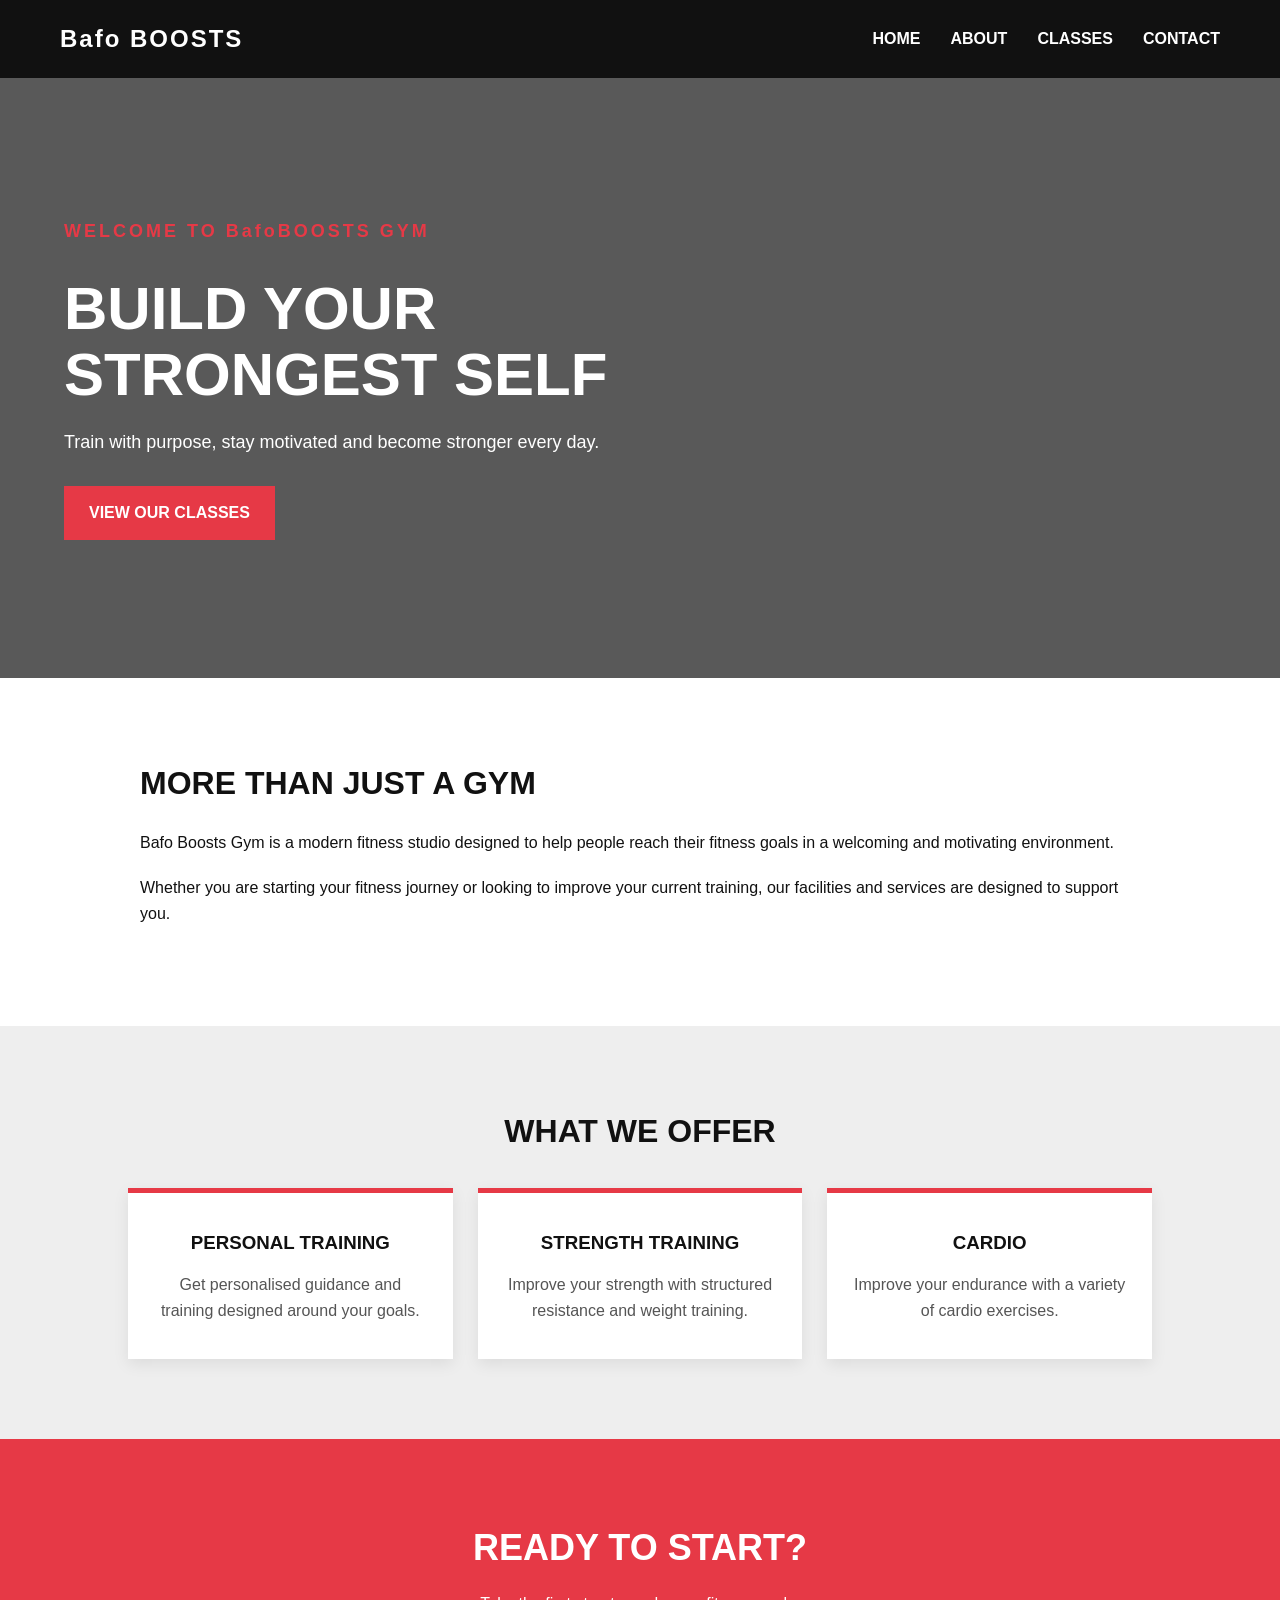
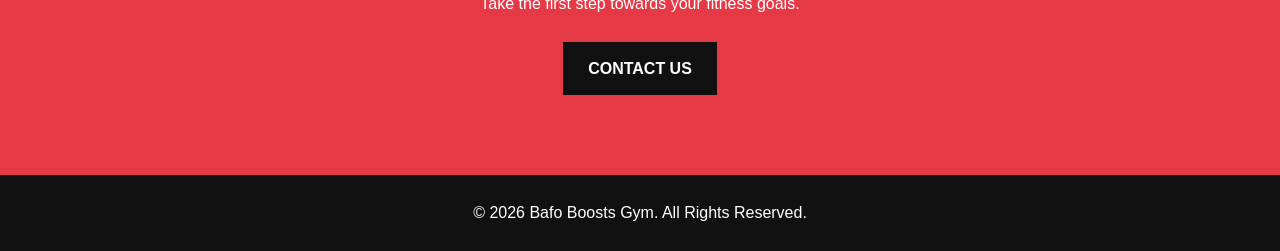
<file: Index.html>
<!DOCTYPE html>
<html lang="en">
<head>
    <meta charset="UTF-8">
    <meta name="viewport" content="width=device-width, initial-scale=1.0">
    <title>BafoBOOSTS Gym | Home</title>

    <link rel="stylesheet" href="style.css">
</head>

<body>

    <!-- Navigation -->
    <header>
        <nav class="navbar">
            <div class="logo">Bafo BOOSTS</div>

            <ul class="nav-links">
                <li><a href="index.html">Home</a></li>
                <li><a href="about.html">About</a></li>
                <li><a href="classes.html">Classes</a></li>
                <li><a href="contact.html">Contact</a></li>
            </ul>
        </nav>
    </header>

    <!-- Hero Section -->
    <main>

        <section class="hero">
            <div class="hero-content">
                <p class="small-title">WELCOME TO BafoBOOSTS GYM</p>

                <h1>BUILD YOUR<br>STRONGEST SELF</h1>

                <p>
                    Train with purpose, stay motivated and become
                    stronger every day.
                </p>

                <a href="classes.html" class="button">VIEW OUR CLASSES</a>
            </div>
        </section>

        <!-- Introduction -->
        <section class="section">
            <div class="content">
                <h2>MORE THAN JUST A GYM</h2>

                <p>
                    Bafo Boosts Gym is a modern fitness studio designed
                    to help people reach their fitness goals in a
                    welcoming and motivating environment.
                </p>

                <p>
                    Whether you are starting your fitness journey or
                    looking to improve your current training, our
                    facilities and services are designed to support you.
                </p>
            </div>
        </section>

        <!-- Services -->
        <section class="services">
            <h2>WHAT WE OFFER</h2>

            <div class="cards">

                <div class="card">
                    <h3>PERSONAL TRAINING</h3>
                    <p>
                        Get personalised guidance and training
                        designed around your goals.
                    </p>
                </div>

                <div class="card">
                    <h3>STRENGTH TRAINING</h3>
                    <p>
                        Improve your strength with structured
                        resistance and weight training.
                    </p>
                </div>

                <div class="card">
                    <h3>CARDIO</h3>
                    <p>
                        Improve your endurance with a variety
                        of cardio exercises.
                    </p>
                </div>

            </div>
        </section>

        <!-- Call to Action -->
        <section class="cta">
            <h2>READY TO START?</h2>

            <p>
                Take the first step towards your fitness goals.
            </p>

            <a href="contact.html" class="button">CONTACT US</a>
        </section>

    </main>

    <!-- Footer -->
    <footer>
        <p>&copy; 2026 Bafo Boosts Gym. All Rights Reserved.</p>
    </footer>

</body>
</html>
</file>
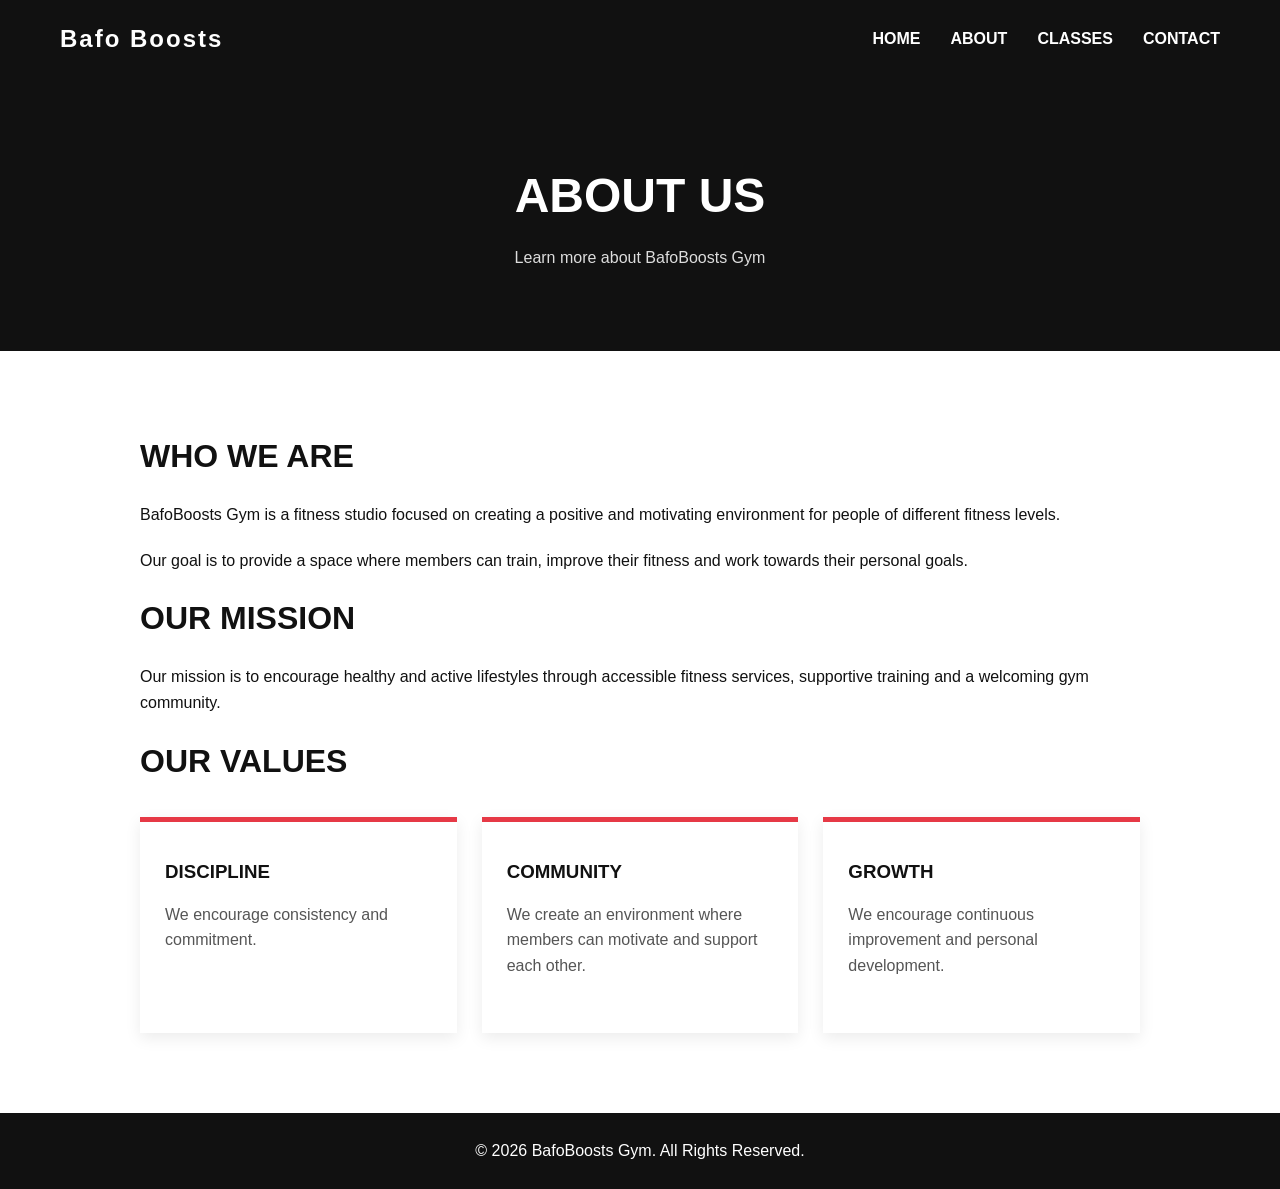
<file: about.html>
<!DOCTYPE html>
<html lang="en">
<head>
    <meta charset="UTF-8">
    <meta name="viewport" content="width=device-width, initial-scale=1.0">
    <title>BafoBoosts Gym | About</title>

    <link rel="stylesheet" href="style.css">
</head>

<body>

    <header>
        <nav class="navbar">
            <div class="logo">Bafo Boosts</div>

            <ul class="nav-links">
                <li><a href="index.html">Home</a></li>
                <li><a href="about.html">About</a></li>
                <li><a href="classes.html">Classes</a></li>
                <li><a href="contact.html">Contact</a></li>
            </ul>
        </nav>
    </header>

    <main>

        <section class="page-header">
            <h1>ABOUT US</h1>
            <p>Learn more about BafoBoosts Gym</p>
        </section>

        <section class="section">
            <div class="content">

                <h2>WHO WE ARE</h2>

                <p>
                    BafoBoosts Gym is a fitness studio focused on
                    creating a positive and motivating environment
                    for people of different fitness levels.
                </p>

                <p>
                    Our goal is to provide a space where members can
                    train, improve their fitness and work towards
                    their personal goals.
                </p>

                <h2>OUR MISSION</h2>

                <p>
                    Our mission is to encourage healthy and active
                    lifestyles through accessible fitness services,
                    supportive training and a welcoming gym community.
                </p>

                <h2>OUR VALUES</h2>

                <div class="cards">

                    <div class="card">
                        <h3>DISCIPLINE</h3>
                        <p>
                            We encourage consistency and commitment.
                        </p>
                    </div>

                    <div class="card">
                        <h3>COMMUNITY</h3>
                        <p>
                            We create an environment where members
                            can motivate and support each other.
                        </p>
                    </div>

                    <div class="card">
                        <h3>GROWTH</h3>
                        <p>
                            We encourage continuous improvement
                            and personal development.
                        </p>
                    </div>

                </div>

            </div>
        </section>

    </main>

    <footer>
        <p>&copy; 2026 BafoBoosts Gym. All Rights Reserved.</p>
    </footer>

</body>
</html>
</file>
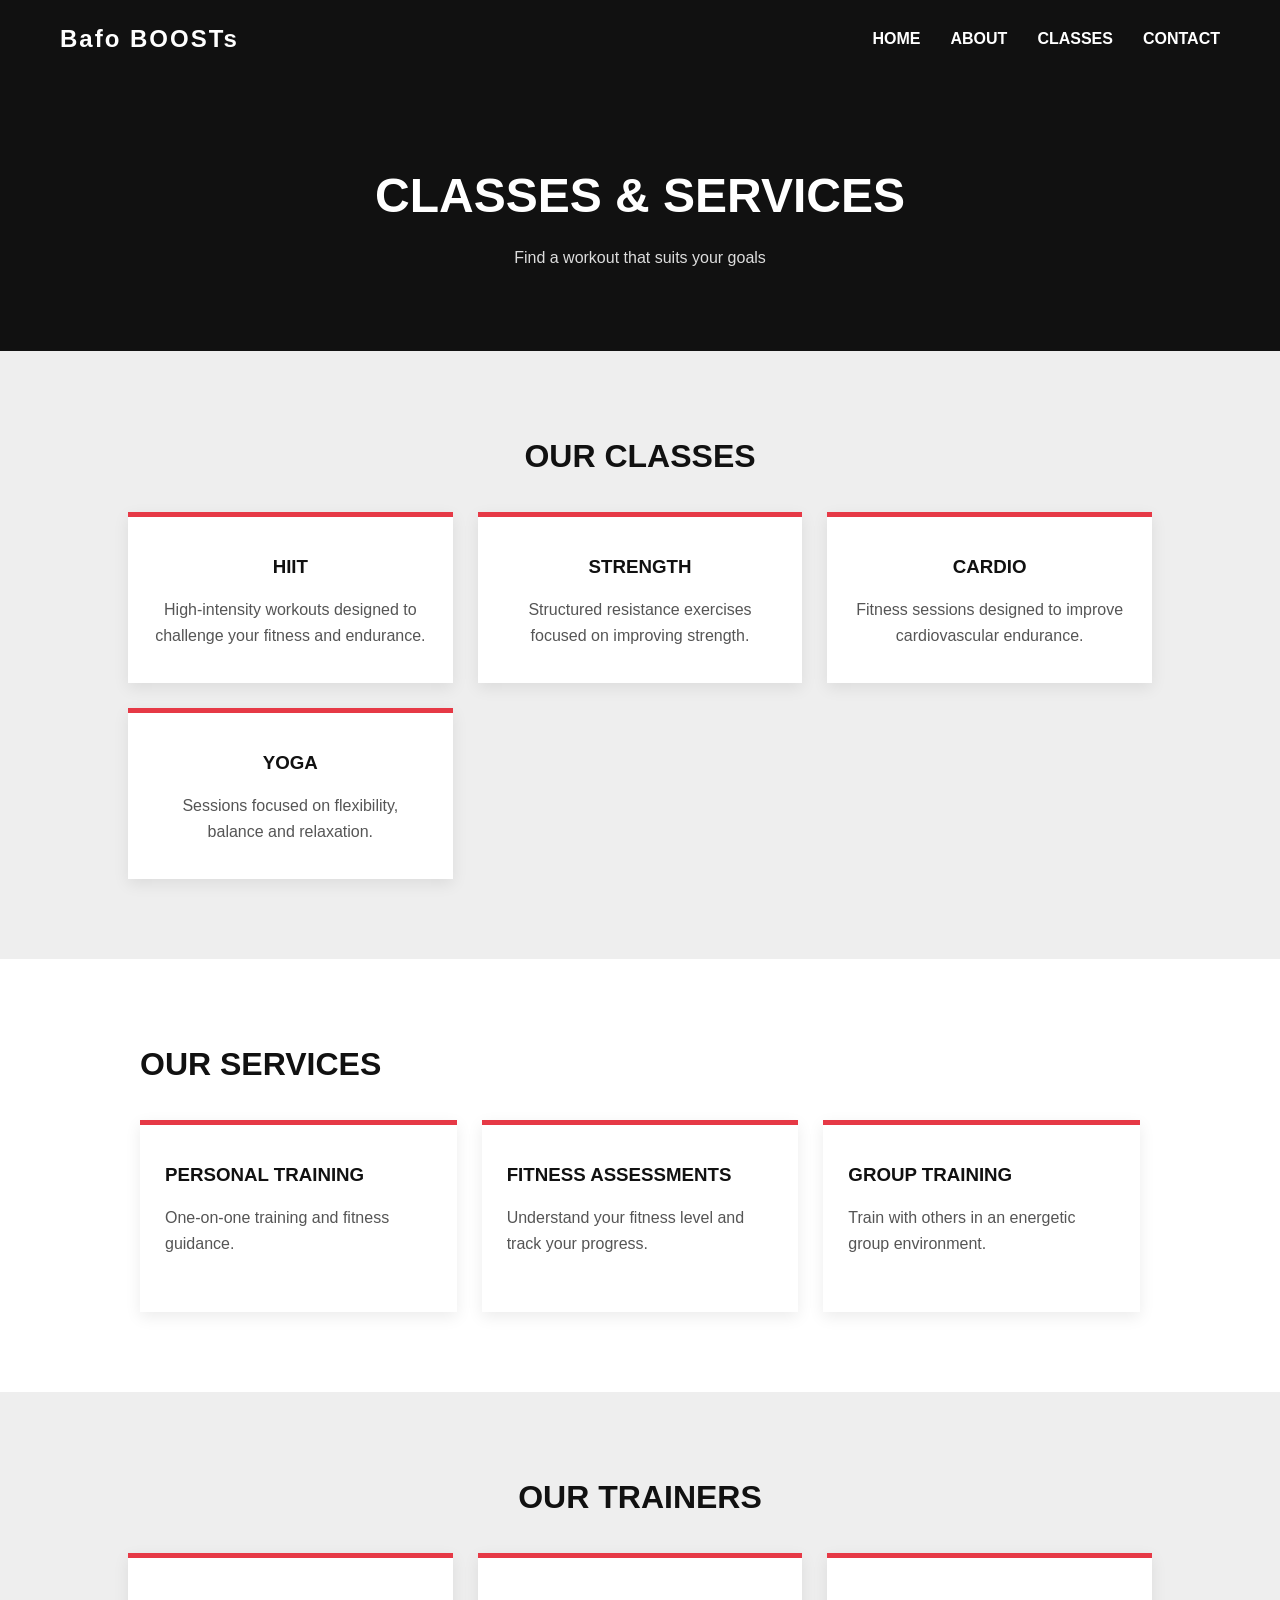
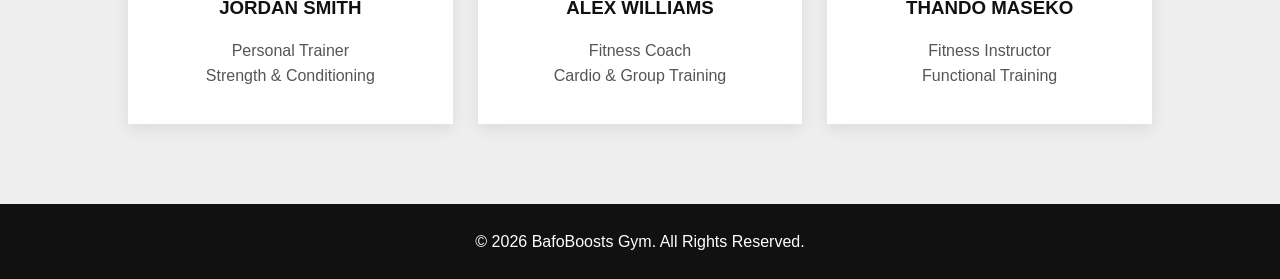
<file: classes.html>
<!DOCTYPE html>
<html lang="en">
<head>
    <meta charset="UTF-8">
    <meta name="viewport" content="width=device-width, initial-scale=1.0">
    <title>BafoBoosts Gym | Classes</title>

    <link rel="stylesheet" href="style.css">
</head>

<body>

    <header>
        <nav class="navbar">
            <div class="logo">Bafo BOOSTs</div>

            <ul class="nav-links">
                <li><a href="index.html">Home</a></li>
                <li><a href="about.html">About</a></li>
                <li><a href="classes.html">Classes</a></li>
                <li><a href="contact.html">Contact</a></li>
            </ul>
        </nav>
    </header>

    <main>

        <section class="page-header">
            <h1>CLASSES & SERVICES</h1>
            <p>Find a workout that suits your goals</p>
        </section>

        <section class="services">

            <h2>OUR CLASSES</h2>

            <div class="cards">

                <div class="card">
                    <h3>HIIT</h3>
                    <p>
                        High-intensity workouts designed to challenge
                        your fitness and endurance.
                    </p>
                </div>

                <div class="card">
                    <h3>STRENGTH</h3>
                    <p>
                        Structured resistance exercises focused on
                        improving strength.
                    </p>
                </div>

                <div class="card">
                    <h3>CARDIO</h3>
                    <p>
                        Fitness sessions designed to improve
                        cardiovascular endurance.
                    </p>
                </div>

                <div class="card">
                    <h3>YOGA</h3>
                    <p>
                        Sessions focused on flexibility, balance
                        and relaxation.
                    </p>
                </div>

            </div>

        </section>

        <section class="section">

            <div class="content">

                <h2>OUR SERVICES</h2>

                <div class="cards">

                    <div class="card">
                        <h3>PERSONAL TRAINING</h3>
                        <p>
                            One-on-one training and fitness guidance.
                        </p>
                    </div>

                    <div class="card">
                        <h3>FITNESS ASSESSMENTS</h3>
                        <p>
                            Understand your fitness level and
                            track your progress.
                        </p>
                    </div>

                    <div class="card">
                        <h3>GROUP TRAINING</h3>
                        <p>
                            Train with others in an energetic
                            group environment.
                        </p>
                    </div>

                </div>

            </div>

        </section>

        <section class="services">

            <h2>OUR TRAINERS</h2>

            <div class="cards">

                <div class="card">
                    <h3>JORDAN SMITH</h3>
                    <p>Personal Trainer</p>
                    <p>Strength & Conditioning</p>
                </div>

                <div class="card">
                    <h3>ALEX WILLIAMS</h3>
                    <p>Fitness Coach</p>
                    <p>Cardio & Group Training</p>
                </div>

                <div class="card">
                    <h3>THANDO MASEKO</h3>
                    <p>Fitness Instructor</p>
                    <p>Functional Training</p>
                </div>

            </div>

        </section>

    </main>

    <footer>
        <p>&copy; 2026 BafoBoosts Gym. All Rights Reserved.</p>
    </footer>

</body>
</html>
</file>
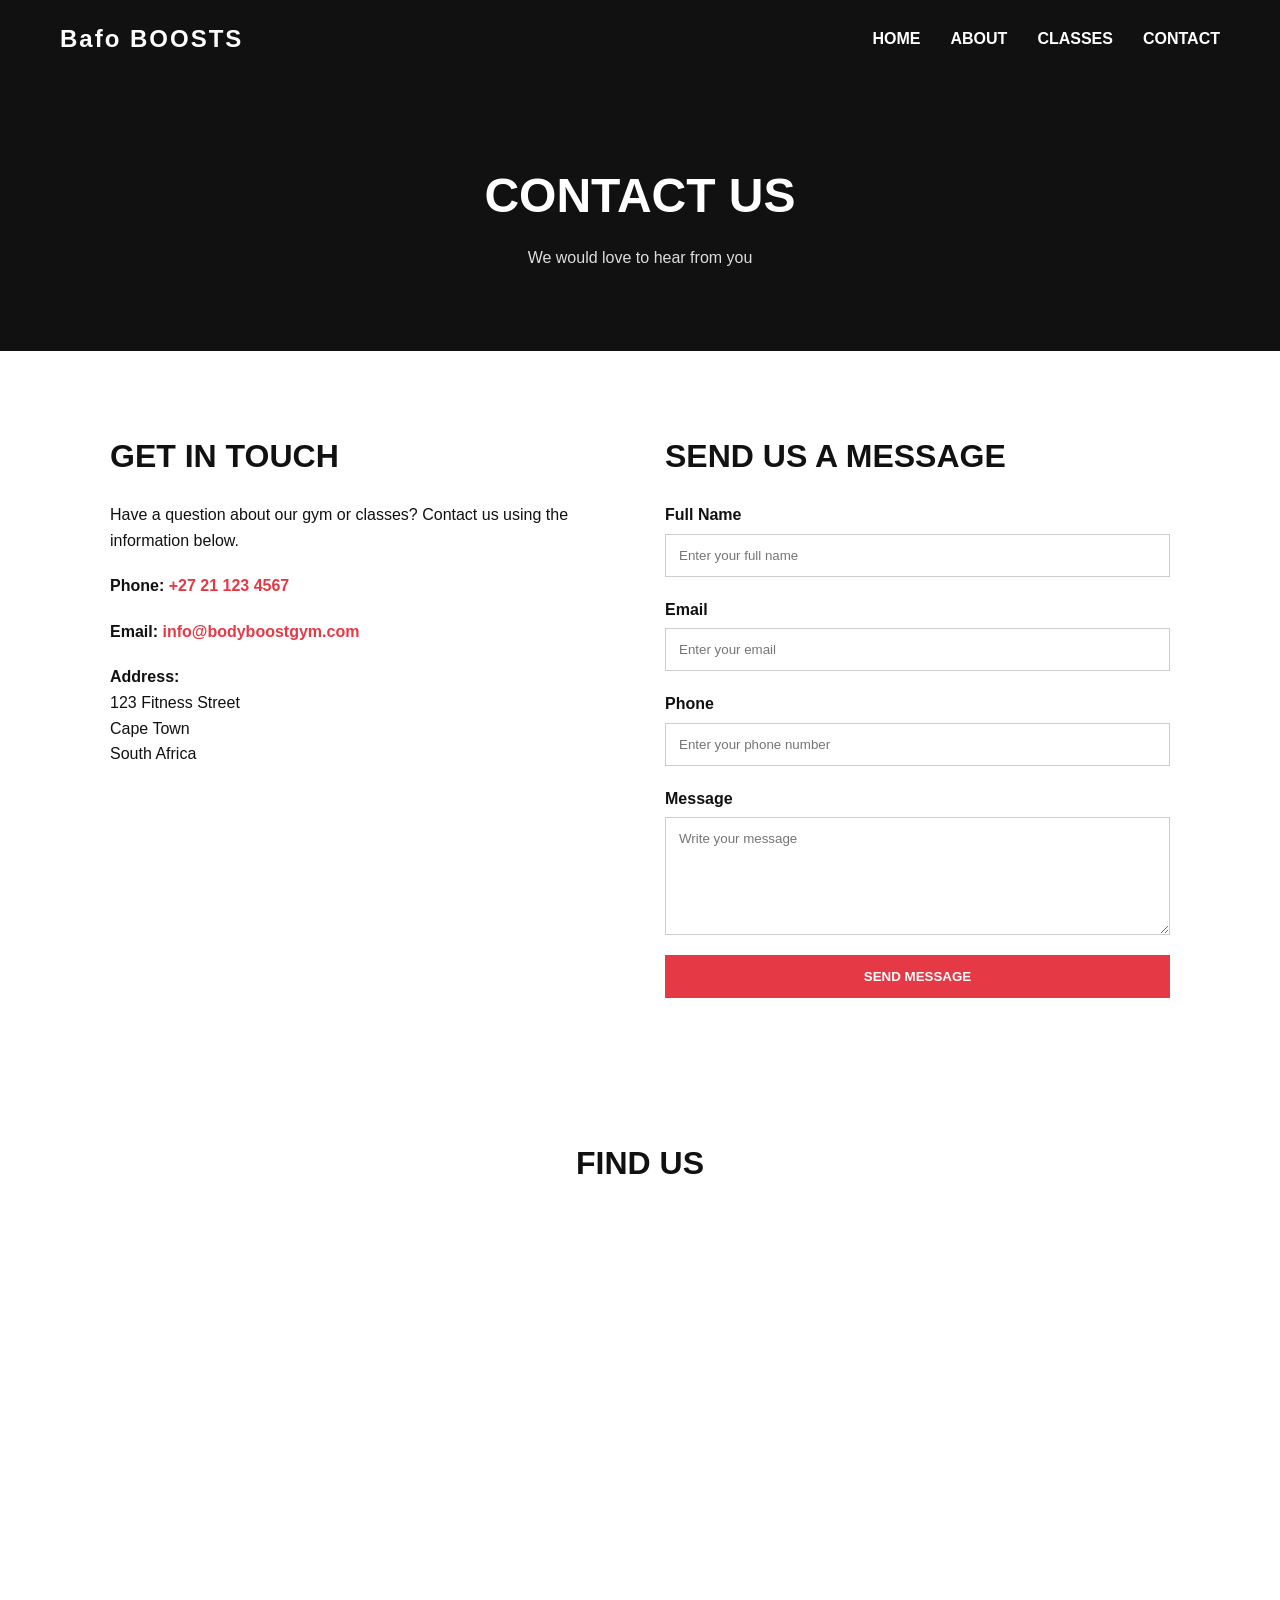
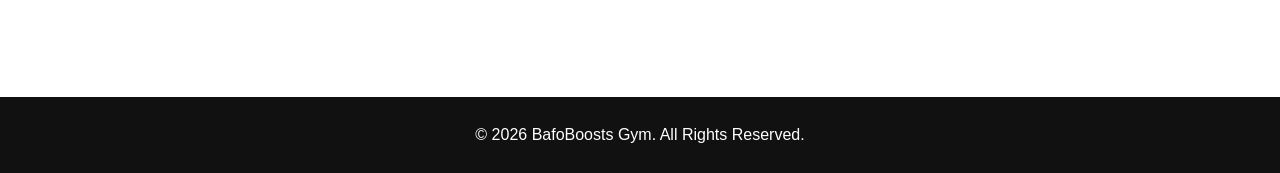
<file: contact.html>
<!DOCTYPE html>
<html lang="en">
<head>
    <meta charset="UTF-8">
    <meta name="viewport" content="width=device-width, initial-scale=1.0">
    <title>BafoBoosts Gym | Contact</title>

    <link rel="stylesheet" href="style.css">
</head>

<body>

    <header>
        <nav class="navbar">
            <div class="logo">Bafo BOOSTS</div>

            <ul class="nav-links">
                <li><a href="index.html">Home</a></li>
                <li><a href="about.html">About</a></li>
                <li><a href="classes.html">Classes</a></li>
                <li><a href="contact.html">Contact</a></li>
            </ul>
        </nav>
    </header>

    <main>

        <section class="page-header">
            <h1>CONTACT US</h1>
            <p>We would love to hear from you</p>
        </section>

        <section class="contact-section">

            <div class="contact-info">

                <h2>GET IN TOUCH</h2>

                <p>
                    Have a question about our gym or classes?
                    Contact us using the information below.
                </p>

                <p>
                    <strong>Phone:</strong>
                    <a href="tel:+27211234567">
                        +27 21 123 4567
                    </a>
                </p>

                <p>
                    <strong>Email:</strong>
                    <a href="mailto:info@bafoboostgym.com">
                        info@bodyboostgym.com
                    </a>
                </p>

                <p>
                    <strong>Address:</strong><br>
                    123 Fitness Street<br>
                    Cape Town<br>
                    South Africa
                </p>

            </div>

            <!-- Contact Form -->
            <div class="contact-form">

                <h2>SEND US A MESSAGE</h2>

                <form action="#" method="post">

                    <label for="name">Full Name</label>
                    <input
                        type="text"
                        id="name"
                        name="name"
                        placeholder="Enter your full name"
                        required
                    >

                    <label for="email">Email</label>
                    <input
                        type="email"
                        id="email"
                        name="email"
                        placeholder="Enter your email"
                        required
                    >

                    <label for="phone">Phone</label>
                    <input
                        type="tel"
                        id="phone"
                        name="phone"
                        placeholder="Enter your phone number"
                    >

                    <label for="message">Message</label>
                    <textarea
                        id="message"
                        name="message"
                        rows="6"
                        placeholder="Write your message"
                        required
                    ></textarea>

                    <button type="submit">SEND MESSAGE</button>

                </form>

            </div>

        </section>

        <!-- Google Map -->
        <section class="map-section">

            <h2>FIND US</h2>

            <iframe
                src="https://www.google.com/maps?q=Cape+Town,+South+Africa&output=embed"
                width="100%"
                height="400"
                style="border:0;"
                allowfullscreen=""
                loading="lazy">
            </iframe>

        </section>

    </main>

    <footer>
        <p>&copy; 2026 BafoBoosts Gym. All Rights Reserved.</p>
    </footer>

</body>
</html>
</file>
<file: style.css>
* {
    margin: 0;
    padding: 0;
    box-sizing: border-box;
}

body {
    font-family: Arial, sans-serif;
    line-height: 1.6;
    background-color: #ffffff;
    color: #111111;
}

a {
    text-decoration: none;
}

h1,
h2,
h3 {
    font-weight: 700;
}


/* =========================
   NAVIGATION
========================= */

header {
    background-color: #111111;
}

.navbar {
    max-width: 1200px;
    margin: auto;
    padding: 20px;
    display: flex;
    justify-content: space-between;
    align-items: center;
}

.logo {
    color: #ffffff;
    font-size: 24px;
    font-weight: bold;
    letter-spacing: 2px;
}

.nav-links {
    display: flex;
    list-style: none;
    gap: 30px;
}

.nav-links a {
    color: #ffffff;
    font-weight: bold;
    text-transform: uppercase;
}

.nav-links a:hover {
    color: #e63946;
}


/* =========================
   HERO
========================= */

.hero {
    min-height: 600px;
    background:
        linear-gradient(rgba(0, 0, 0, 0.65), rgba(0, 0, 0, 0.65)),
        url("https://images.unsplash.com/photo-1534438327276-14e5300c3a48?auto=format&fit=crop&w=1600&q=80");

    background-size: cover;
    background-position: center;

    display: flex;
    align-items: center;
}

.hero-content {
    max-width: 1200px;
    width: 90%;
    margin: auto;
    color: #ffffff;
}

.small-title {
    color: #e63946;
    font-weight: bold;
    letter-spacing: 3px;
    margin-bottom: 15px;
}

.hero h1 {
    font-size: 60px;
    line-height: 1.1;
    margin-bottom: 20px;
}

.hero p {
    max-width: 550px;
    font-size: 18px;
    margin-bottom: 30px;
}


/* =========================
   BUTTON
========================= */

.button {
    display: inline-block;
    background-color: #e63946;
    color: #ffffff;
    padding: 14px 25px;
    font-weight: bold;
    transition: 0.3s;
}

.button:hover {
    background-color: #111111;
}


/* =========================
   SECTIONS
========================= */

.section {
    padding: 80px 10%;
}

.content {
    max-width: 1000px;
    margin: auto;
}

.section h2,
.services h2,
.map-section h2,
.contact-section h2 {
    margin-bottom: 20px;
    font-size: 32px;
}

.section p {
    margin-bottom: 20px;
}


/* =========================
   SERVICES & CARDS
========================= */

.services {
    background-color: #eeeeee;
    padding: 80px 10%;
    text-align: center;
}

.cards {
    max-width: 1100px;
    margin: 30px auto 0;

    display: grid;
    grid-template-columns: repeat(3, 1fr);
    gap: 25px;
}

.card {
    background-color: #ffffff;
    padding: 35px 25px;
    border-top: 5px solid #e63946;
    box-shadow: 0 5px 15px rgba(0, 0, 0, 0.08);
}

.card h3 {
    margin-bottom: 15px;
}

.card p {
    color: #555555;
}


/* =========================
   PAGE HEADER
========================= */

.page-header {
    background-color: #111111;
    color: #ffffff;
    text-align: center;
    padding: 80px 20px;
}

.page-header h1 {
    font-size: 48px;
    margin-bottom: 10px;
}

.page-header p {
    color: #dddddd;
}


/* =========================
   CALL TO ACTION
========================= */

.cta {
    padding: 80px 20px;
    text-align: center;
    background-color: #e63946;
    color: #ffffff;
}

.cta h2 {
    font-size: 36px;
    margin-bottom: 15px;
}

.cta p {
    margin-bottom: 25px;
}

.cta .button {
    background-color: #111111;
}


/* =========================
   CONTACT
========================= */

.contact-section {
    max-width: 1100px;
    margin: auto;
    padding: 80px 20px;

    display: grid;
    grid-template-columns: 1fr 1fr;
    gap: 50px;
}

.contact-info a {
    color: #e63946;
    font-weight: bold;
}

.contact-info p {
    margin-bottom: 20px;
}

.contact-form form {
    display: flex;
    flex-direction: column;
}

.contact-form label {
    margin-bottom: 6px;
    font-weight: bold;
}

.contact-form input,
.contact-form textarea {
    padding: 13px;
    margin-bottom: 20px;
    border: 1px solid #cccccc;
    font-family: Arial, sans-serif;
}

.contact-form button {
    padding: 14px;
    background-color: #e63946;
    color: #ffffff;
    border: none;
    font-weight: bold;
    cursor: pointer;
}

.contact-form button:hover {
    background-color: #111111;
}


/* =========================
   GOOGLE MAP
========================= */

.map-section {
    padding: 60px 10%;
    text-align: center;
}

.map-section iframe {
    margin-top: 20px;
}


/* =========================
   FOOTER
========================= */

footer {
    background-color: #111111;
    color: #ffffff;
    text-align: center;
    padding: 25px;
}


/* =========================
   RESPONSIVE DESIGN
========================= */

@media (max-width: 768px) {

    .navbar {
        flex-direction: column;
        gap: 20px;
    }

    .nav-links {
        flex-direction: column;
        text-align: center;
        gap: 10px;
    }

    .hero {
        min-height: 500px;
    }

    .hero h1 {
        font-size: 40px;
    }

    .cards {
        grid-template-columns: 1fr;
    }

    .contact-section {
        grid-template-columns: 1fr;
    }

    .page-header h1 {
        font-size: 36px;
    }
}
</file>
